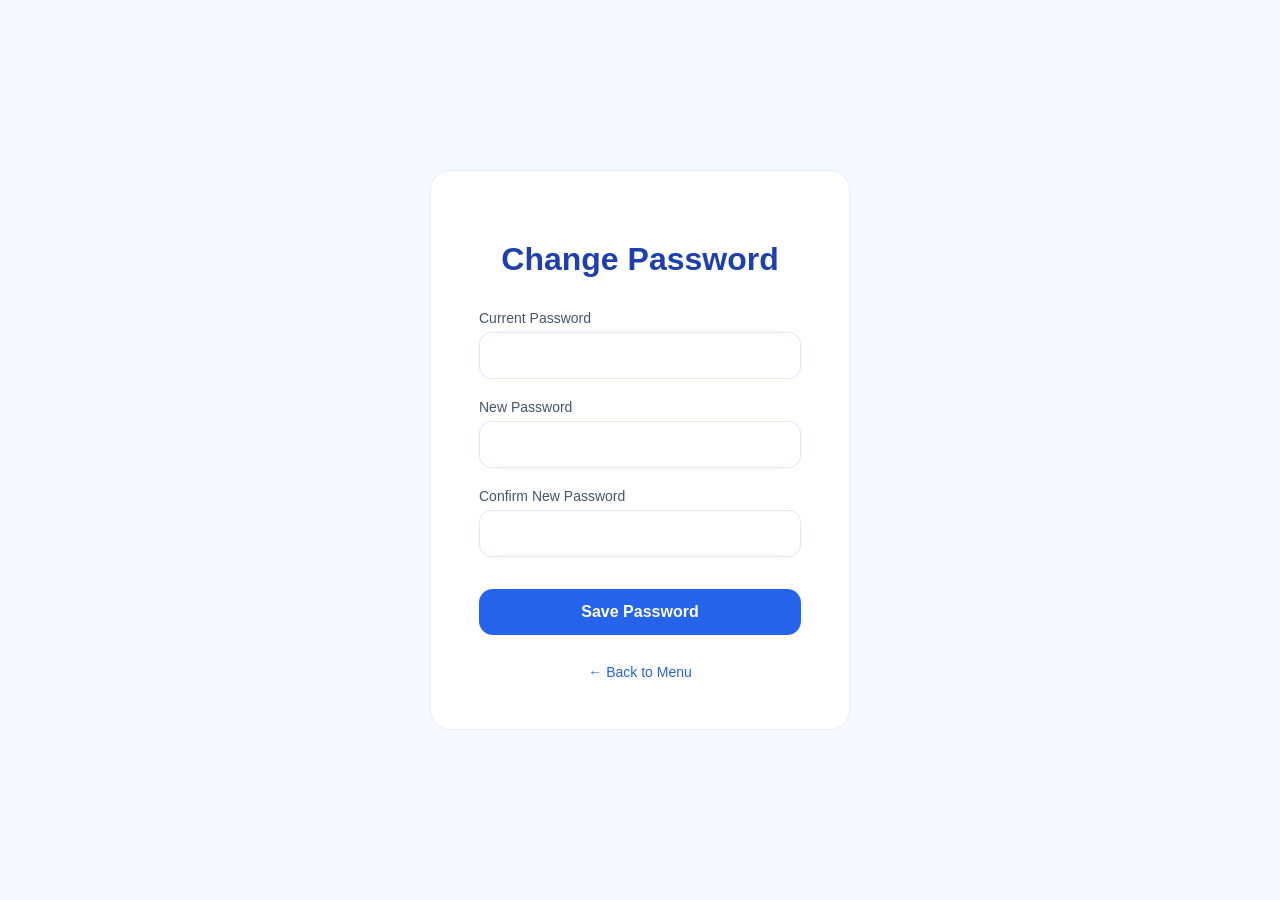
<file: html/change_password.html>
<!DOCTYPE html>
<html lang="en">
<head>
  <meta charset="UTF-8" />
  <meta name="viewport" content="width=device-width, initial-scale=1.0"/>
  <title>Change Password</title>

  <style>
    * {
      box-sizing: border-box;
      font-family: Arial, system-ui;
    }

    body {
      margin: 0;
      min-height: 100vh;
      background: #f5f9ff;
      display: flex;
      justify-content: center;
      align-items: center;
    }

    .container {
      width: 100%;
      max-width: 420px;
      background: #ffffff;
      padding: 48px;
      border-radius: 20px;
      border: 1px solid #e5edff;
    }

    h1 {
      margin-bottom: 32px;
      text-align: center;
      color: #1e40af;
    }

    .field {
      margin-bottom: 20px;
    }

    .field label {
      display: block;
      margin-bottom: 6px;
      font-size: 14px;
      color: #475569;
    }

    .field input {
      width: 100%;
      padding: 14px 16px;
      border-radius: 12px;
      border: 1px solid #dbe7ff;
      font-size: 15px;
    }

    .field input:focus {
      outline: none;
      border-color: #2563eb;
    }

    button {
      width: 100%;
      padding: 14px;
      border: none;
      border-radius: 14px;
      background: #2563eb;
      color: #ffffff;
      font-size: 16px;
      font-weight: 600;
      cursor: pointer;
      margin-top: 12px;
    }

    button:hover {
      opacity: 0.95;
    }

    #msg {
      margin-top: 20px;
      text-align: center;
      font-size: 14px;
    }

    .back {
      margin-top: 28px;
      text-align: center;
    }

    .back a {
      text-decoration: none;
      color: #2563eb;
      font-size: 14px;
    }
  </style>
</head>

<body>
  <div class="container">
    <h1>Change Password</h1>

    <div class="field">
      <label>Current Password</label>
      <input type="password" id="oldPass" />
    </div>

    <div class="field">
      <label>New Password</label>
      <input type="password" id="newPass" />
    </div>

    <div class="field">
      <label>Confirm New Password</label>
      <input type="password" id="confirmPass" />
    </div>

    <button onclick="changePassword()">Save Password</button>

    <div id="msg"></div>

    <div class="back">
      <a href="menu.html">← Back to Menu</a>
    </div>
  </div>

  <script>
    function changePassword() {
      const oldPass = document.getElementById('oldPass').value.trim();
      const newPass = document.getElementById('newPass').value.trim();
      const confirmPass = document.getElementById('confirmPass').value.trim();
      const msg = document.getElementById('msg');

      if (!oldPass || !newPass || !confirmPass) { msg.textContent = 'Please fill in all fields'; msg.style.color = '#dc2626'; return; }
      if (newPass !== confirmPass) { msg.textContent = 'Passwords do not match'; msg.style.color = '#dc2626'; return; }
      if (newPass.length < 3) { msg.textContent = 'Password must be at least 3 characters'; msg.style.color = '#dc2626'; return; }

      const account = JSON.parse(localStorage.getItem('account') || 'null');
      if (!account) { msg.textContent = 'No account found. Please login.'; msg.style.color = '#dc2626'; return; }

     
      if (oldPass !== String(account.password || '').trim()) { msg.textContent = 'Current password is incorrect'; msg.style.color = '#dc2626'; return; }

      account.password = newPass;
      localStorage.setItem('account', JSON.stringify(account));

      const users = JSON.parse(localStorage.getItem('users') || '[]');
      const i = users.findIndex(u => u.email === account.email);
      if (i >= 0) { users[i].password = newPass; localStorage.setItem('users', JSON.stringify(users)); }

      msg.textContent = 'Password changed successfully'; msg.style.color = '#16a34a';
      document.getElementById('oldPass').value = ''; document.getElementById('newPass').value = ''; document.getElementById('confirmPass').value = '';
    }
  </script>
</body>
</html>
</file>
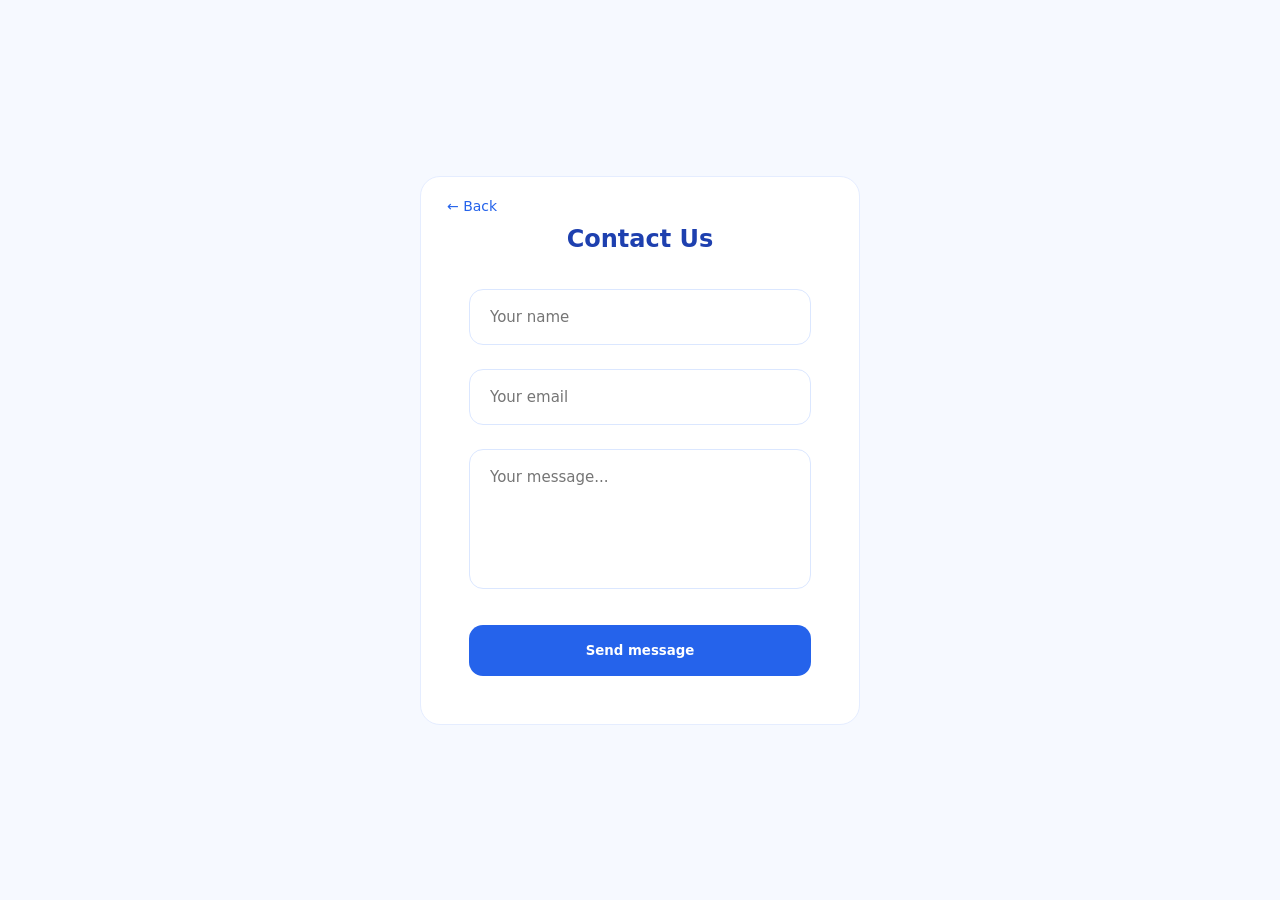
<file: html/contact.html>
<!DOCTYPE html>
<html lang="en">
<head>
  <meta charset="UTF-8" />
  <title>Contact</title>

  <style>
    * {
      box-sizing: border-box;
      font-family: Inter, system-ui, Arial;
    }

    body {
      margin: 0;
      min-height: 100vh;
      display: grid;
      place-items: center;
      background: #f6f9ff;
    }

    .card {
      width: 440px;
      padding: 48px;
      background: #ffffff;
      border-radius: 20px;
      border: 1px solid #e5edff;
      position: relative;
    }

    .back {
      position: absolute;
      top: 20px;
      left: 20px;
      background: none;
      border: none;
      color: #2563eb;
      font-size: 14px;
      cursor: pointer;
    }

    h2 {
      margin: 0 0 36px;
      text-align: center;
      color: #1e40af;
    }

    form {
      display: grid;
      gap: 24px;
    }

    input,
    textarea {
      padding: 18px 20px;
      border: 1px solid #dbe7ff;
      border-radius: 14px;
      font-size: 15px;
    }

    input:focus,
    textarea:focus {
      outline: none;
      border-color: #2563eb;
    }

    textarea {
      height: 140px;
      resize: none;
    }

    button.submit {
      margin-top: 12px;
      padding: 18px;
      border: none;
      border-radius: 14px;
      background: #2563eb;
      color: #ffffff;
      font-weight: 600;
      cursor: pointer;
    }

    button.submit:hover {
      opacity: 0.95;
    }
  </style>
</head>

<body>
  <div class="card">
    <button class="back" onclick="window.location.href='login.html'">← Back</button>

    <h2>Contact Us</h2>

    <form>
      <input type="text" placeholder="Your name" required />
      <input type="email" placeholder="Your email" required />
      <textarea placeholder="Your message..." required></textarea>
      <button class="submit" type="submit">Send message</button>
    </form>
  </div>
</body>
</html>
</file>
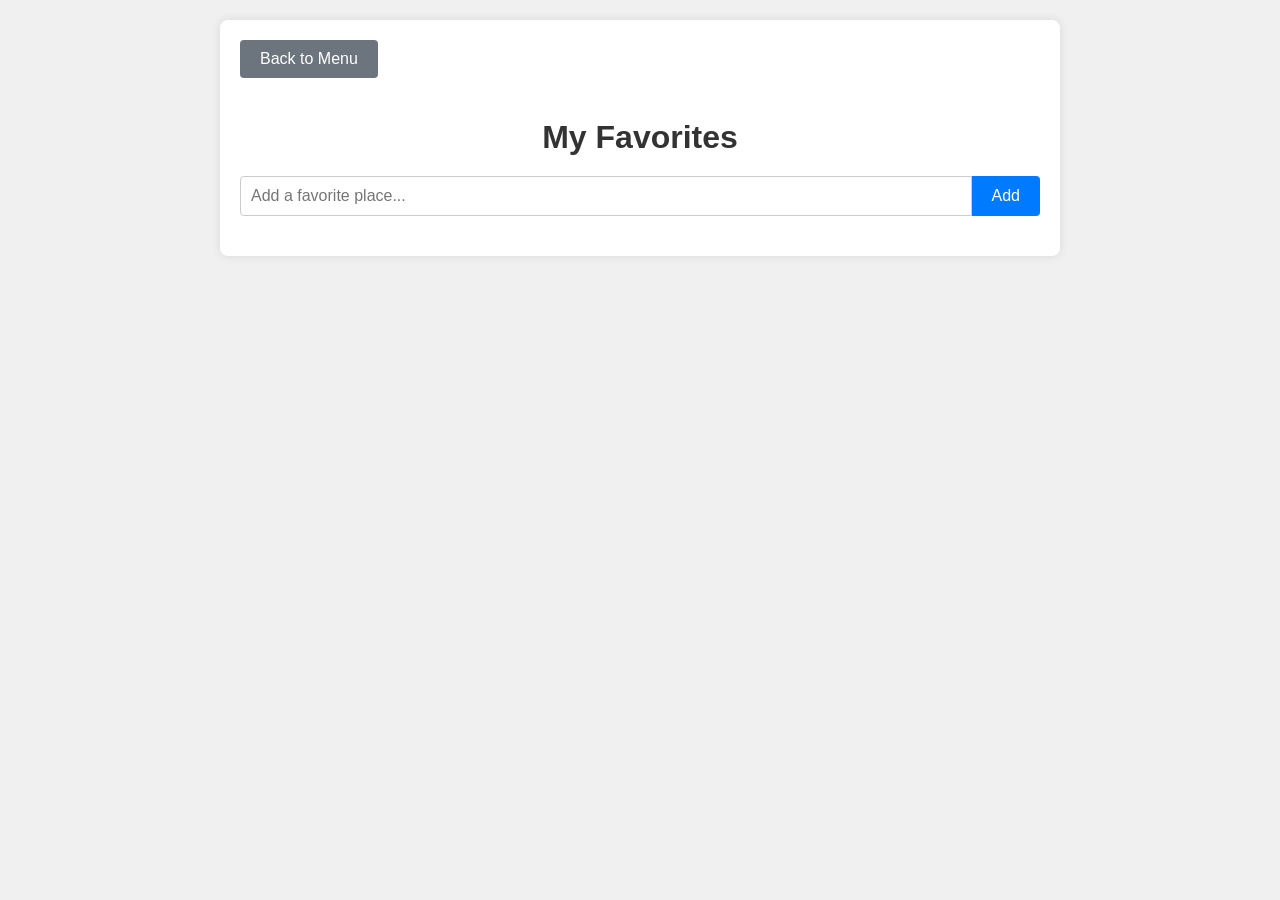
<file: html/favourite.html>
<!DOCTYPE html>
<html lang="en">
<head>
    <meta charset="UTF-8">
    <meta name="viewport" content="width=device-width, initial-scale=1.0">
    <title>Favorites</title>
    <style>
        body {
            font-family: Arial, sans-serif;
            background-color: #f0f0f0;
            margin: 0;
            padding: 20px;
            color: #333;
        }
        .container {
            max-width: 800px;
            margin: 0 auto;
            background-color: white;
            padding: 20px;
            border-radius: 8px;
            box-shadow: 0 0 10px rgba(0, 0, 0, 0.1);
        }
        h1 {
            text-align: center;
            margin-bottom: 20px;
        }
        .add-form {
            display: flex;
            margin-bottom: 20px;
        }
        .add-form input {
            flex: 1;
            padding: 10px;
            border: 1px solid #ccc;
            border-radius: 4px 0 0 4px;
            font-size: 16px;
            outline: none;
        }
        .add-form button {
            padding: 10px 20px;
            background-color: #007bff;
            color: white;
            border: none;
            border-radius: 0 4px 4px 0;
            cursor: pointer;
            font-size: 16px;
        }
        .add-form button:hover {
            background-color: #0056b3;
        }
        ul {
            list-style: none;
            padding: 0;
        }
        li {
            display: flex;
            justify-content: space-between;
            align-items: center;
            padding: 10px;
            border-bottom: 1px solid #eee;
        }
        li button {
            background-color: #dc3545;
            color: white;
            border: none;
            border-radius: 4px;
            padding: 5px 10px;
            cursor: pointer;
        }
        li button:hover {
            background-color: #c82333;
        }
        .back-btn {
            background-color: #6c757d;
            color: white;
            border: none;
            border-radius: 4px;
            padding: 10px 20px;
            cursor: pointer;
            font-size: 16px;
            margin-bottom: 20px;
        }
        .back-btn:hover {
            background-color: #5a6268;
        }
    </style>
</head>
<body>
    <div class="container">
        <button onclick="goBack()" class="back-btn">Back to Menu</button>
        <h1>My Favorites</h1>
        <div class="add-form">
            <input type="text" id="newFav" placeholder="Add a favorite place...">
            <button onclick="addFavorite()">Add</button>
        </div>
        <ul id="favoritesList"></ul>
    </div>

    <script>
        function addFavorite() {
            const input = document.getElementById('newFav');
            const value = input.value.trim();
            if (value) {
                const favorites = JSON.parse(localStorage.getItem('favorites')) || [];
                favorites.push(value);
                localStorage.setItem('favorites', JSON.stringify(favorites));
                input.value = '';
                displayFavorites();
            }
        }

        function removeFavorite(index) {
            const favorites = JSON.parse(localStorage.getItem('favorites')) || [];
            favorites.splice(index, 1);
            localStorage.setItem('favorites', JSON.stringify(favorites));
            displayFavorites();
        }

        function displayFavorites() {
            const list = document.getElementById('favoritesList');
            const favorites = JSON.parse(localStorage.getItem('favorites')) || [];
            list.innerHTML = '';
            favorites.forEach((fav, index) => {
                const li = document.createElement('li');
                li.innerHTML = `<span>${fav}</span><button onclick="removeFavorite(${index})">Remove</button>`;
                list.appendChild(li);
            });
        }

        function goBack() {
            window.location.href = 'menu.html';
        }

        window.onload = displayFavorites;
        (function(){if(!window.chatbase||window.chatbase("getState")!=="initialized"){window.chatbase=(...arguments)=>{if(!window.chatbase.q){window.chatbase.q=[]}window.chatbase.q.push(arguments)};window.chatbase=new Proxy(window.chatbase,{get(target,prop){if(prop==="q"){return target.q}return(...args)=>target(prop,...args)}})}const onLoad=function(){const script=document.createElement("script");script.src="https://www.chatbase.co/embed.min.js";script.id="_-p1pGtIrxEI2lx_xTJME";script.domain="www.chatbase.co";document.body.appendChild(script)};if(document.readyState==="complete"){onLoad()}else{window.addEventListener("load",onLoad)}})();

    </script>
</body>
</html>
</file>
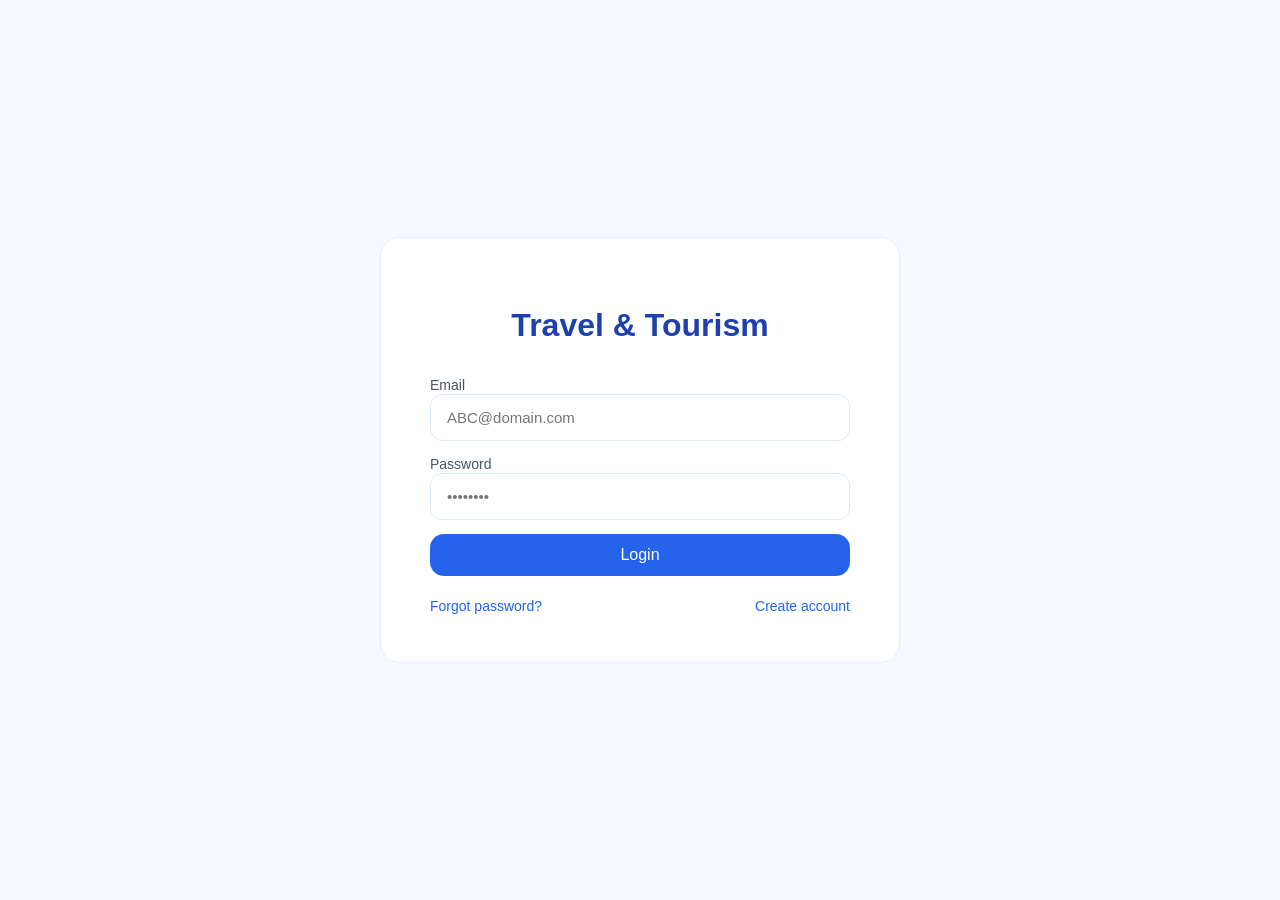
<file: html/login.html>
<!DOCTYPE html>
<html lang="en">
<head>
    <meta charset="UTF-8" />
    <meta name="viewport" content="width=device-width, initial-scale=1.0" />
    <title>Login</title>

    <style>
        * { box-sizing: border-box; font-family: Arial, system-ui; }

        body {
            margin: 0;
            min-height: 100vh;
            background: #f5f9ff;
            display: flex;
            justify-content: center;
            align-items: center;
            color: #1f2937;
        }

        .menu-container {
            width: 100%;
            max-width: 520px;
            padding: 48px;
            background: #ffffff;
            border-radius: 20px;
            border: 1px solid #e5edff;
            position: relative;
        }

        h1 {
            margin-bottom: 32px;
            text-align: center;
            color: #1e40af;
            font-size: 32px;
        }

        .form-wrapper {
            max-width: 420px;
            margin: 0 auto;
        }

        form { display: grid; gap: 14px; }

        label { font-size: 14px; color: #475569; }

        input[type="email"], input[type="password"] {
            width: 100%;
            padding: 14px 16px;
            border-radius: 12px;
            border: 1px solid #dbe7ff;
            font-size: 15px;
            background: #ffffff;
        }

        input:focus { outline: none; border-color: #2563eb; }

        .menu-item {
            padding: 12px;
            border-radius: 14px;
            background: #2563eb;
            color: #ffffff;
            font-size: 16px;
            border: none;
            cursor: pointer;
            text-align: center;
            text-decoration: none;
        }

        .links { display:flex; justify-content:space-between; margin-top:8px; font-size:14px }
        .links a { color:#2563eb; text-decoration:none }
    </style>
</head>

<body>
    <div class="menu-container">
        <h1>Travel & Tourism</h1>

        <div class="form-wrapper">
            <form id="login-form">
                <div>
                    <label for="login-email">Email</label>
                    <input type="email" id="login-email" placeholder="ABC@domain.com    " required />
                </div>

                <div>
                    <label for="login-password">Password</label>
                    <input type="password" id="login-password" placeholder="••••••••" required />
                </div>

                <button type="submit" class="menu-item">Login</button>

                <div class="links">
                    <a href="resetpass.html">Forgot password?</a>
                    <a href="register.html">Create account</a>
                </div>
            </form>
        </div>
    </div>

    <script src="../js/script.js"></script>
</body>
</html>
</file>
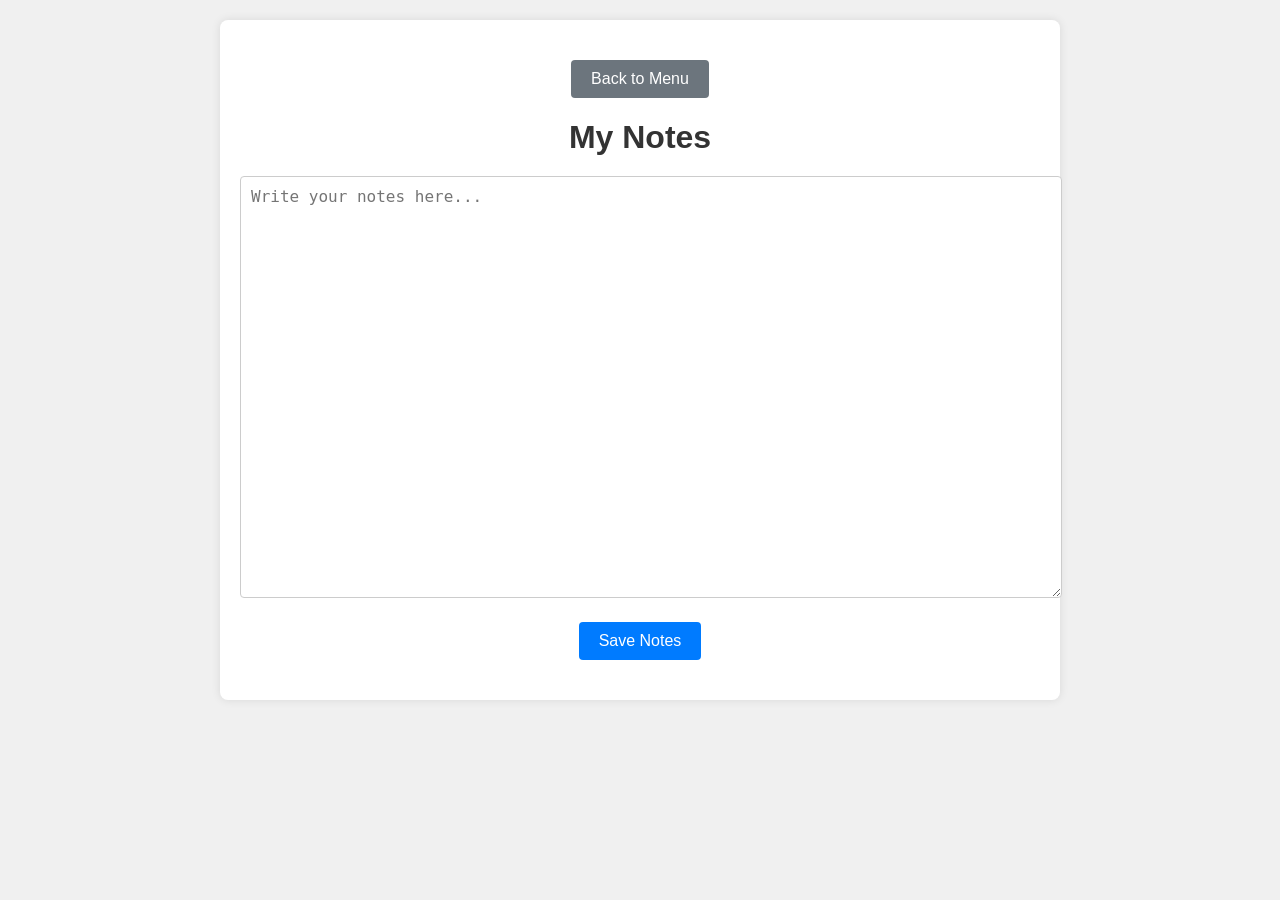
<file: html/plans.html>
<!DOCTYPE html>
<html lang="en">
<head>
    <meta charset="UTF-8">
    <meta name="viewport" content="width=device-width, initial-scale=1.0">
    <title>Notes</title>
    <style>
        body {
            font-family: Arial, sans-serif;
            background-color: #f0f0f0;
            margin: 0;
            padding: 20px;
            color: #333;
        }
        .container {
            max-width: 800px;
            margin: 0 auto;
            background-color: white;
            padding: 20px;
            border-radius: 8px;
            box-shadow: 0 0 10px rgba(0, 0, 0, 0.1);
        }
        h1 {
            text-align: center;
            margin-bottom: 20px;
        }
        textarea {
            width: 100%;
            height: 400px;
            padding: 10px;
            border: 1px solid #ccc;
            border-radius: 4px;
            font-size: 16px;
            resize: vertical;
            outline: none;
        }
        button {
            display: block;
            margin: 20px auto;
            padding: 10px 20px;
            background-color: #007bff;
            color: white;
            border: none;
            border-radius: 4px;
            cursor: pointer;
            font-size: 16px;
        }
        button:hover {
            background-color: #0056b3;
        }
        .back-btn {
            background-color: #6c757d;
        }
        .back-btn:hover {
            background-color: #5a6268;
        }
    </style>
</head>
<body>
    <div class="container">
        <button onclick="goBack()" class="back-btn">Back to Menu</button>
        <h1>My Notes</h1>
        <textarea id="notes" placeholder="Write your notes here..."></textarea>
        <button onclick="saveNotes()">Save Notes</button>
    </div>

    <script>
        function saveNotes() {
            const notes = document.getElementById('notes').value;
            localStorage.setItem('notes', notes);
            alert('Notes saved!');
        }

        function goBack() {
            window.location.href = 'menu.html';
        }

        window.onload = function() {
            const savedNotes = localStorage.getItem('notes');
            if (savedNotes) {
                document.getElementById('notes').value = savedNotes;
            }
        };
        (function(){if(!window.chatbase||window.chatbase("getState")!=="initialized"){window.chatbase=(...arguments)=>{if(!window.chatbase.q){window.chatbase.q=[]}window.chatbase.q.push(arguments)};window.chatbase=new Proxy(window.chatbase,{get(target,prop){if(prop==="q"){return target.q}return(...args)=>target(prop,...args)}})}const onLoad=function(){const script=document.createElement("script");script.src="https://www.chatbase.co/embed.min.js";script.id="_-p1pGtIrxEI2lx_xTJME";script.domain="www.chatbase.co";document.body.appendChild(script)};if(document.readyState==="complete"){onLoad()}else{window.addEventListener("load",onLoad)}})();

    </script>
</body>
</html>
</file>
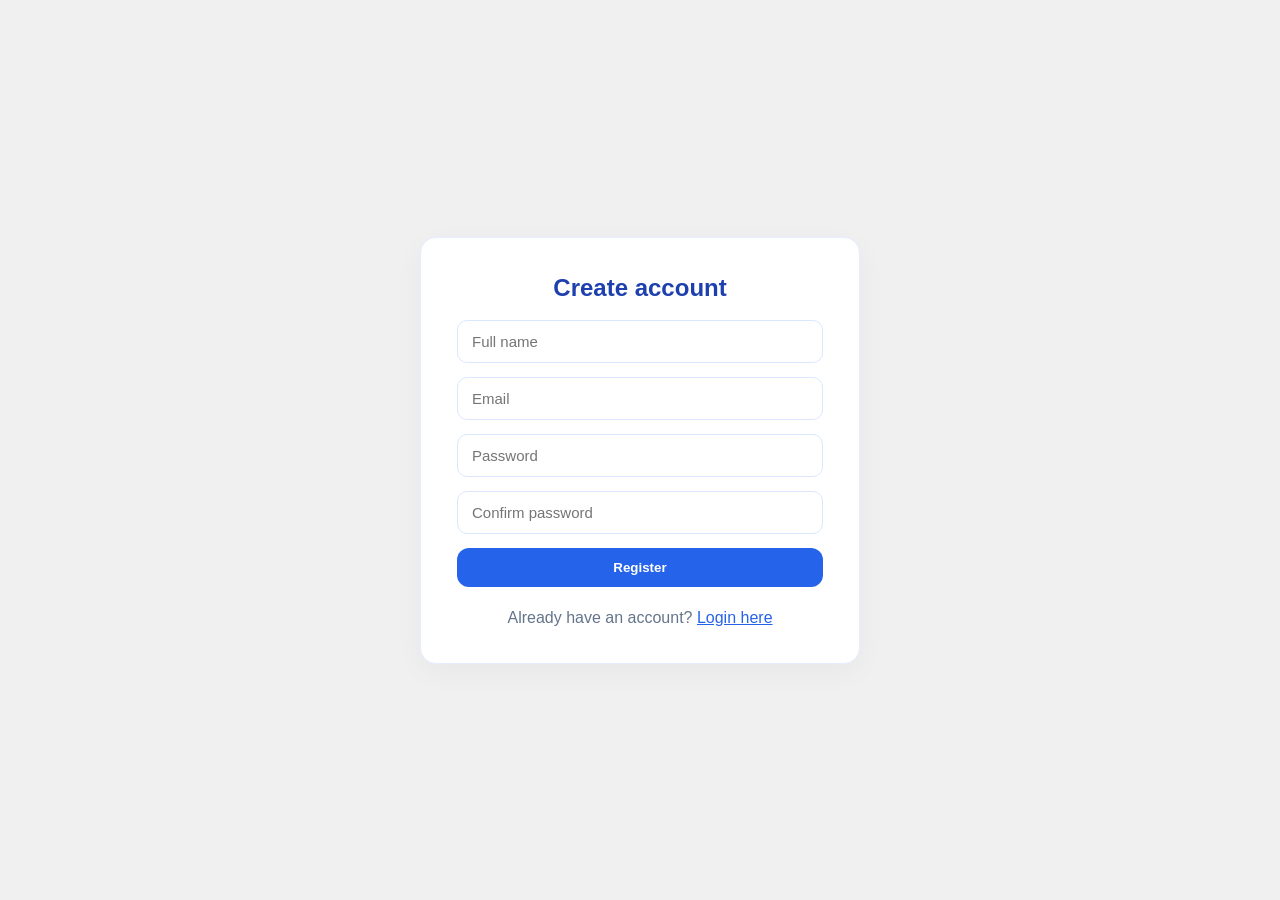
<file: html/register.html>
<!DOCTYPE html>
<html lang="en">
<head>
    <meta charset="UTF-8">
    <meta name="viewport" content="width=device-width, initial-scale=1.0">
    <title>Register</title>
    <link rel="stylesheet" href="../css/style.css">
</head>
<body>
  <div class="card">

    <h2>Create account</h2>

    <form id="register-form" class="form-grid">
      <input class="form-input" type="text" id="register-name" placeholder="Full name" required />
      <input class="form-input" type="email" id="register-email" placeholder="Email" required />
      <input class="form-input" type="password" id="register-password" placeholder="Password" required />
      <input class="form-input" type="password" id="register-confirm-password" placeholder="Confirm password" required />

      <button type="submit" class="submit">Register</button>

      <div style="text-align:center;margin-top:8px;color:#64748b">Already have an account? <a href="login.html" style="color:#2563eb">Login here</a></div>
    </form>
  </div>

  <script src="../js/script.js"></script>
</body>
</html>
</file>
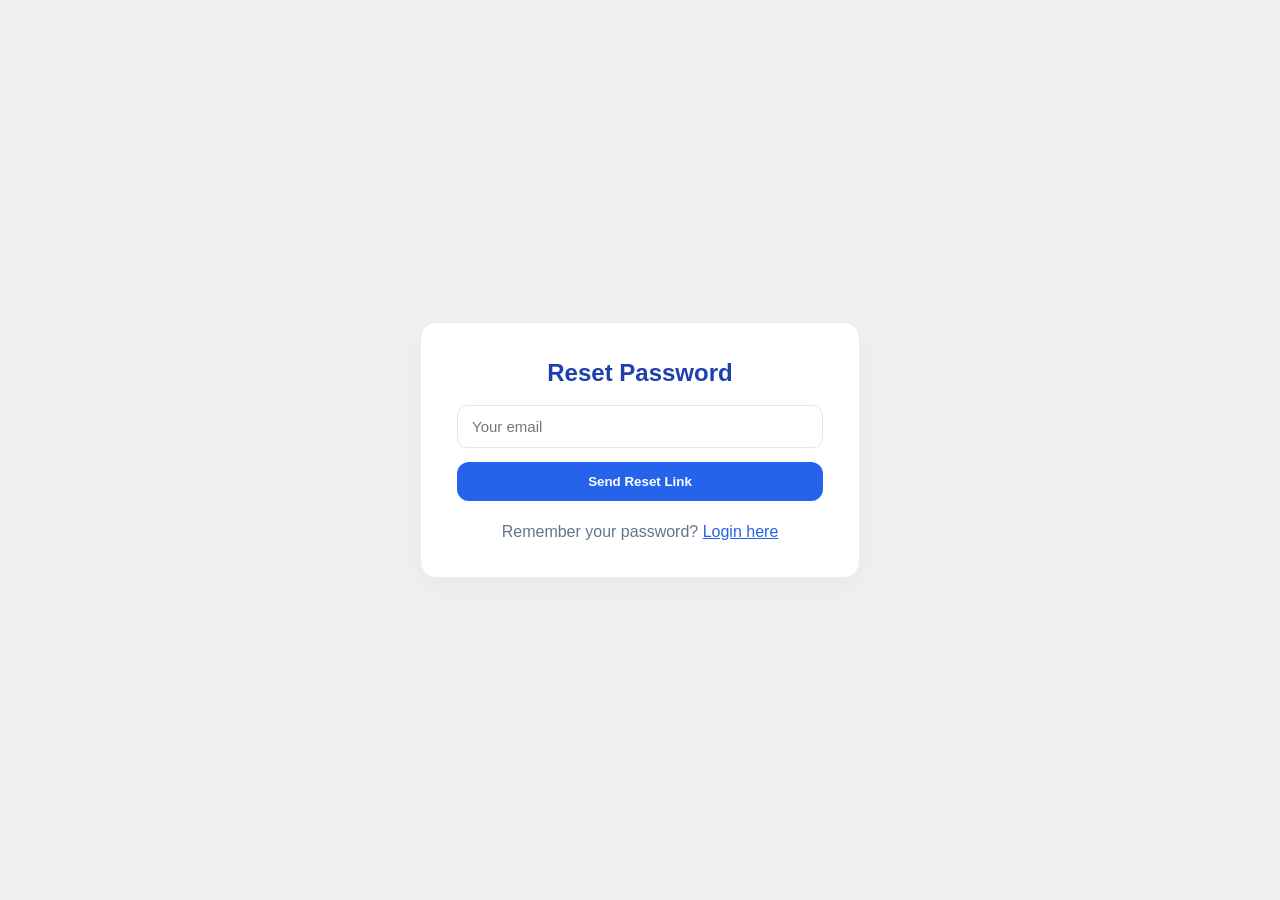
<file: html/resetpass.html>
<!DOCTYPE html>
<html lang="en">
<head>
    <meta charset="UTF-8">
    <meta name="viewport" content="width=device-width, initial-scale=1.0">
    <title>Reset Password</title>
    <link rel="stylesheet" href="../css/style.css">
</head>
<body>
  <div class="card">
    <h2>Reset Password</h2>

    <form id="reset-form" class="form-grid">
      <input class="form-input" type="email" id="reset-email" placeholder="Your email" required />
      <button type="submit" class="submit">Send Reset Link</button>
      <div style="text-align:center;margin-top:8px;color:#64748b">Remember your password? <a href="login.html" style="color:#2563eb">Login here</a></div>
    </form>
  </div>

  <script src="../js/script.js"></script>
</body>
</html>
</file>
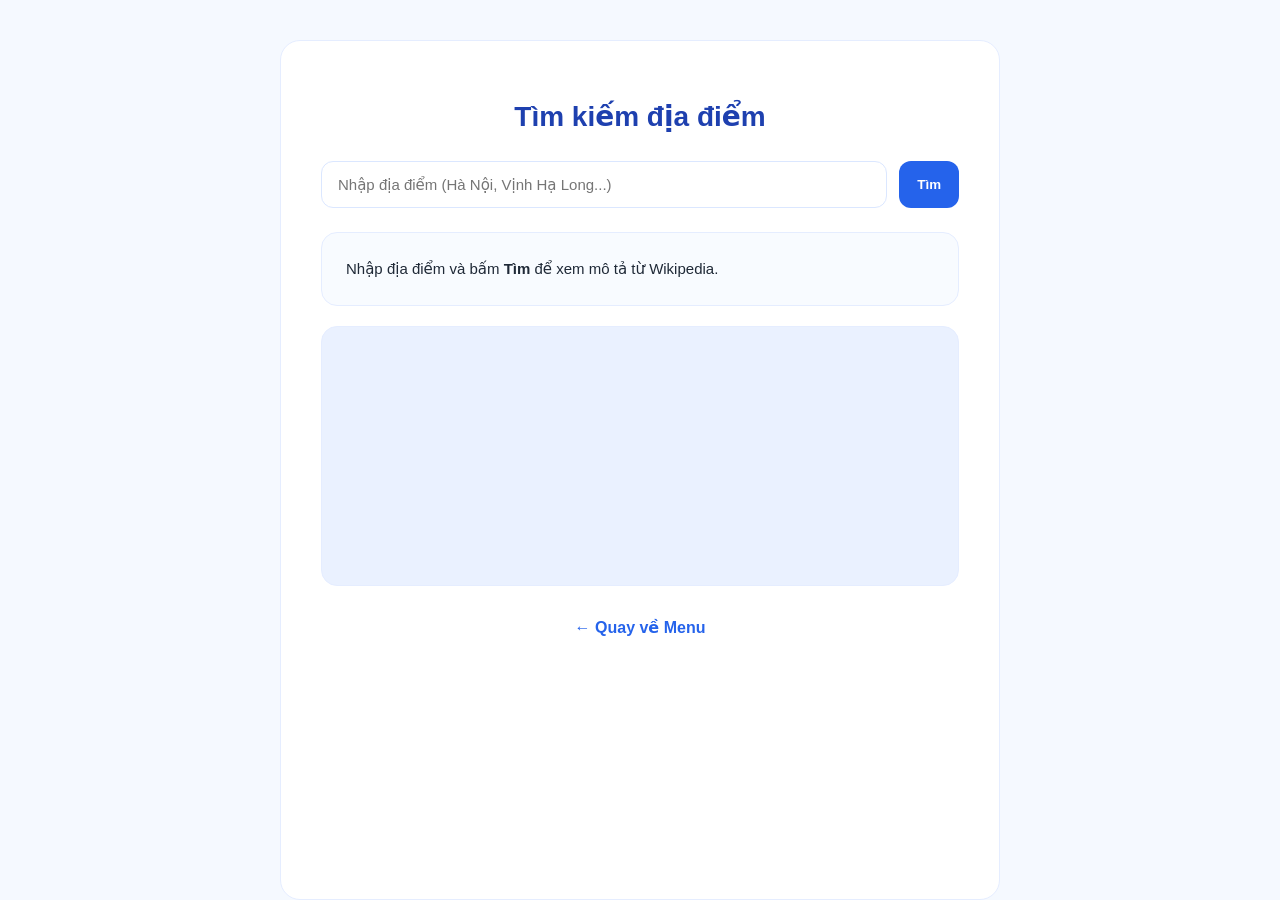
<file: html/search.html>
<!DOCTYPE html>
<html lang="vi">
<head>
  <meta charset="UTF-8" />
  <meta name="viewport" content="width=device-width, initial-scale=1.0" />
  <title>Tìm kiếm địa điểm</title>

  <style>
    * {
      box-sizing: border-box;
      font-family: Arial, system-ui;
    }

    body {
      margin: 0;
      min-height: 100vh;
      background: #f5f9ff;
      display: flex;
      justify-content: center;
      padding-top: 40px;
      color: #1f2937;
    }

    .container {
      width: 100%;
      max-width: 720px;
      background: white;
      padding: 40px;
      border-radius: 20px;
      border: 1px solid #e5edff;
    }

    h1 {
      text-align: center;
      color: #1e40af;
      margin-bottom: 28px;
      font-size: 28px;
    }

    .search-bar {
      display: flex;
      gap: 12px;
      margin-bottom: 24px;
    }

    .search-bar input {
      flex: 1;
      padding: 14px 16px;
      border-radius: 12px;
      border: 1px solid #dbe7ff;
      font-size: 15px;
    }

    .search-bar button {
      padding: 14px 18px;
      border: none;
      border-radius: 12px;
      background: #2563eb;
      color: white;
      font-weight: 600;
      cursor: pointer;
    }

    /* TEXT FIRST */
    #contenAdress {
      padding: 24px;
      border-radius: 16px;
      background: #f8fbff;
      border: 1px solid #e5edff;
      font-size: 15px;
      line-height: 1.6;
      margin-bottom: 20px;
    }

    /* IMAGE BELOW TEXT */
    #imageBox {
      width: 100%;
      height: 260px;
      border-radius: 16px;
      background: #eaf1ff;
      background-size: cover;
      background-position: center;
      background-repeat: no-repeat;
      border: 1px solid #e5edff;
    }

    .back {
      display: block;
      margin-top: 32px;
      text-align: center;
      text-decoration: none;
      color: #2563eb;
      font-weight: 600;
    }
  </style>
</head>

<body>
  <div class="container">
    <h1>Tìm kiếm địa điểm</h1>

    <!-- SEARCH BAR -->
    <div class="search-bar">
      <input
        id="txtAdress"
        placeholder="Nhập địa điểm (Hà Nội, Vịnh Hạ Long...)"
      />
      <button onclick="getDesInput()">Tìm</button>
    </div>

    <!-- TEXT -->
    <div id="contenAdress">
      Nhập địa điểm và bấm <b>Tìm</b> để xem mô tả từ Wikipedia.
    </div>

    <!-- IMAGE -->
    <div id="imageBox"></div>

    <!-- BACK -->
    <a class="back" href="menu.html">← Quay về Menu</a>
  </div>

  <script>
    function getDesInput() {
      const adress = document.getElementById("txtAdress").value.trim();
      if (!adress) return;
      getDes(adress);
    }

    async function getDes(keyword) {
      const content = document.getElementById("contenAdress");
      const imgBox = document.getElementById("imageBox");

      content.innerHTML = "Đang tải thông tin…";
      imgBox.style.backgroundImage = "none";

      fetch(
        "https://vi.wikipedia.org/api/rest_v1/page/summary/" +
          encodeURIComponent(keyword)
      )
        .then(res => res.json())
        .then(data => {
          if (!data.extract_html) {
            content.innerHTML = "Không tìm thấy địa điểm.";
            return;
          }

          content.innerHTML = data.extract_html;

          if (data.originalimage && data.originalimage.source) {
            imgBox.style.backgroundImage = `url(${data.originalimage.source})`;
          }
        })
        .catch(() => {
          content.innerHTML = "Lỗi khi tải dữ liệu.";
        });
    }
     (function(){if(!window.chatbase||window.chatbase("getState")!=="initialized"){window.chatbase=(...arguments)=>{if(!window.chatbase.q){window.chatbase.q=[]}window.chatbase.q.push(arguments)};window.chatbase=new Proxy(window.chatbase,{get(target,prop){if(prop==="q"){return target.q}return(...args)=>target(prop,...args)}})}const onLoad=function(){const script=document.createElement("script");script.src="https://www.chatbase.co/embed.min.js";script.id="_-p1pGtIrxEI2lx_xTJME";script.domain="www.chatbase.co";document.body.appendChild(script)};if(document.readyState==="complete"){onLoad()}else{window.addEventListener("load",onLoad)}})();
  </script>
</body>
</html>
</file>
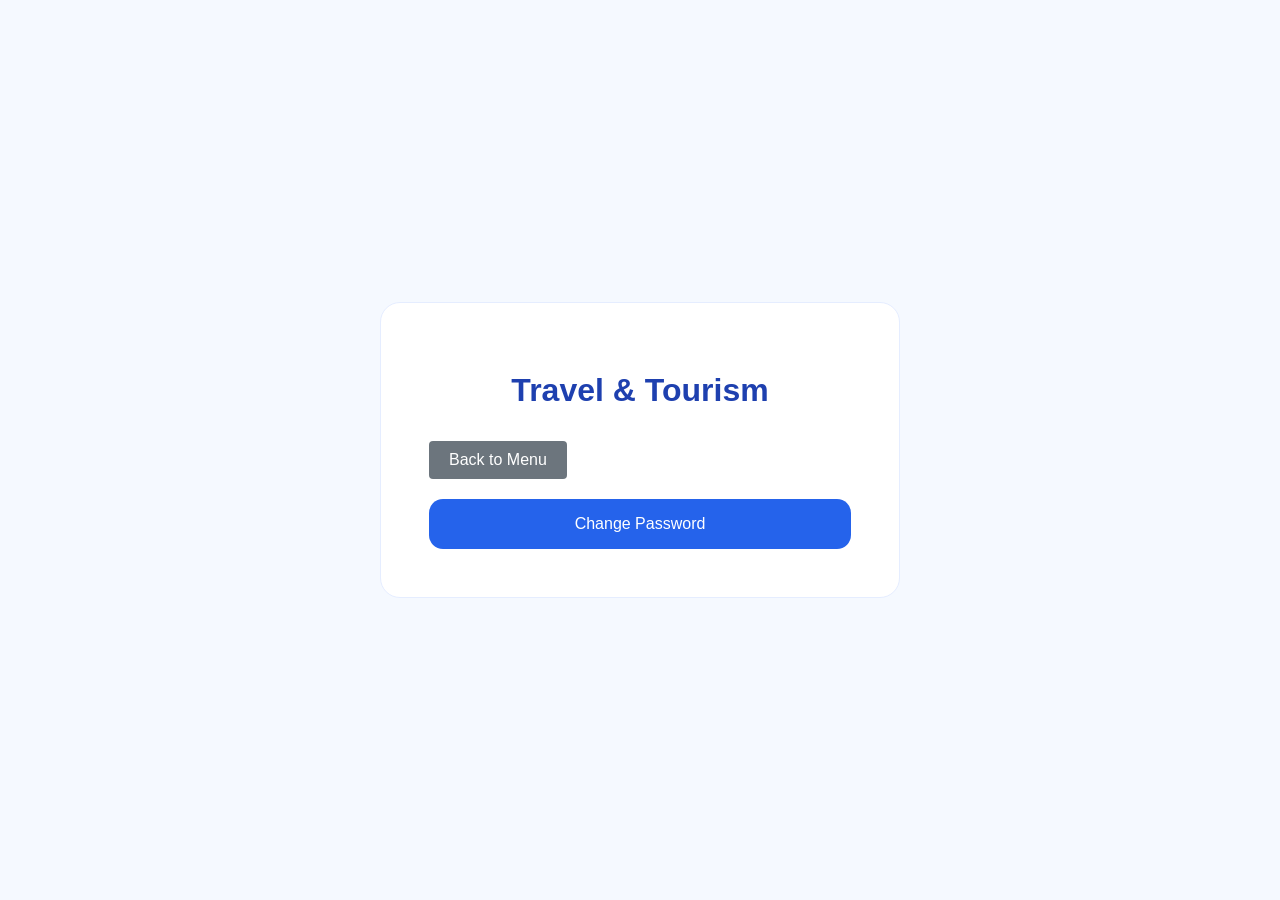
<file: html/setting.html>
<!DOCTYPE html>
<html lang="en">
<head>
  <meta charset="UTF-8" />
  <meta name="viewport" content="width=device-width, initial-scale=1.0" />
  <title>Travel Menu</title>

  <style>
    * {
      box-sizing: border-box;
      font-family: Arial, system-ui;
    }

    body {
      margin: 0;
      min-height: 100vh;
      background: #f5f9ff;
      display: flex;
      justify-content: center;
      align-items: center;
      color: #1f2937;
    }

    .menu-container {
      width: 100%;
      max-width: 520px;
      padding: 48px;
      background: #ffffff;
      border-radius: 20px;
      border: 1px solid #e5edff;
      position: relative;
    }

    h1 {
      margin-bottom: 32px;
      text-align: center;
      color: #1e40af;
      font-size: 32px;
    }

    .search-bar {
      display: flex;
      gap: 12px;
      margin-bottom: 16px;
    }

    .search-bar input {
      flex: 1;
      padding: 14px 16px;
      border-radius: 12px;
      border: 1px solid #dbe7ff;
      font-size: 15px;
    }

    .search-bar button {
      padding: 14px 18px;
      border: none;
      border-radius: 12px;
      background: #2563eb;
      color: #ffffff;
      font-weight: 600;
      cursor: pointer;
    }

    #results {
      display: grid;
      gap: 12px;
      margin-bottom: 32px;
    }

    .result {
      padding: 14px 16px;
      border-radius: 12px;
      background: #f8fbff;
      border: 1px solid #e5edff;
      font-size: 14px;
    }

    .menu-grid {
      display: grid;
      gap: 18px;
    }

    .menu-item {
      padding: 16px;
      border-radius: 14px;
      background: #2563eb;
      color: #ffffff;
      font-size: 16px;
      border: none;
      cursor: pointer;
      text-align: center;
      text-decoration: none;
    }

    #location {
      margin-top: 24px;
      font-size: 14px;
      text-align: center;
      color: #64748b;
    }
         .back-btn {
            background-color: #6c757d;
            color: white;
            border: none;
            border-radius: 4px;
            padding: 10px 20px;
            cursor: pointer;
            font-size: 16px;
            margin-bottom: 20px;
        }
        .back-btn:hover {
            background-color: #5a6268;
        }
  </style>
</head>

<body>
  <div class="menu-container">
    <h1>Travel & Tourism</h1>
        <button onclick="goBack()" class="back-btn">Back to Menu</button>

        <div class="menu-grid">
          <a href="change_password.html" class="menu-item">Change Password</a>
        </div>

    <script>
      function goBack(){
        window.location.href = 'menu.html';
      }
    </script>

    <script>
    (function(){if(!window.chatbase||window.chatbase("getState")!=="initialized"){window.chatbase=(...arguments)=>{if(!window.chatbase.q){window.chatbase.q=[]}window.chatbase.q.push(arguments)};window.chatbase=new Proxy(window.chatbase,{get(target,prop){if(prop==="q"){return target.q}return(...args)=>target(prop,...args)}})}const onLoad=function(){const script=document.createElement("script");script.src="https://www.chatbase.co/embed.min.js";script.id="_-p1pGtIrxEI2lx_xTJME";script.domain="www.chatbase.co";document.body.appendChild(script)};if(document.readyState==="complete"){onLoad()}else{window.addEventListener("load",onLoad)}})();
  </script>
</body>
</html>
</file>
<file: css/style.css>
* {
    margin: 0;
    padding: 0;
    box-sizing: border-box;
}

body {
    font-family: Arial, sans-serif;
    background-color: #f0f0f0;
    margin: 0;
    color: #333;
    min-height: 100vh;
    display: flex;
    justify-content: center;
    align-items: center;
}

.container {
    width: 100%;
    max-width: 400px;
    padding: 20px;
}

.form-container {
    background-color: white;
    border-radius: 5px;
    padding: 30px;
}

.form h2 {
    text-align: center;
    margin-bottom: 20px;
    color: #333;
}

.form-group {
    margin-bottom: 15px;
}

.form-group label {
    display: block;
    margin-bottom: 5px;
    color: #555;
    font-weight: normal;
}

.form-group input {
    width: 100%;
    padding: 10px;
    border: 1px solid #ccc;
    border-radius: 4px;
    font-size: 16px;
}

.form-group input:focus {
    outline: none;
    border-color: #007bff;
}

.btn {
    width: 100%;
    padding: 10px;
    background-color: #007bff;
    color: white;
    border: none;
    border-radius: 4px;
    font-size: 16px;
    cursor: pointer;
}

.btn:hover {
    background-color: #0056b3;
}

.link {
    text-align: center;
    margin-top: 15px;
    color: #666;
}

.link a {
    color: #007bff;
    text-decoration: none;
}

.link a:hover {
    text-decoration: underline;
}

/* Shared card and form styles for auth pages */
.card {
    width: 440px;
    padding: 36px;
    background: #ffffff;
    border-radius: 16px;
    border: 1px solid #e5edff;
    box-shadow: 0 8px 30px rgba(15,23,42,0.04);
    margin: 40px auto;
}

.card h2 {
    margin: 0 0 18px;
    text-align: center;
    color: #1e40af;
}

.back {
    position: absolute;
    top: 14px;
    left: 14px;
    background: none;
    border: none;
    color: #2563eb;
    font-size: 14px;
    cursor: pointer;
}

.form-grid {
    display: grid;
    gap: 14px;
}

.form-input {
    padding: 12px 14px;
    border: 1px solid #dbe7ff;
    border-radius: 10px;
    font-size: 15px;
    background: #fff;
}

.submit {
    padding: 12px 14px;
    border-radius: 12px;
    border: none;
    background: #2563eb;
    color: #fff;
    font-weight: 600;
    cursor: pointer;
}

.help-links { display:flex;justify-content:space-between;font-size:13px;color:#64748b }
</file>
